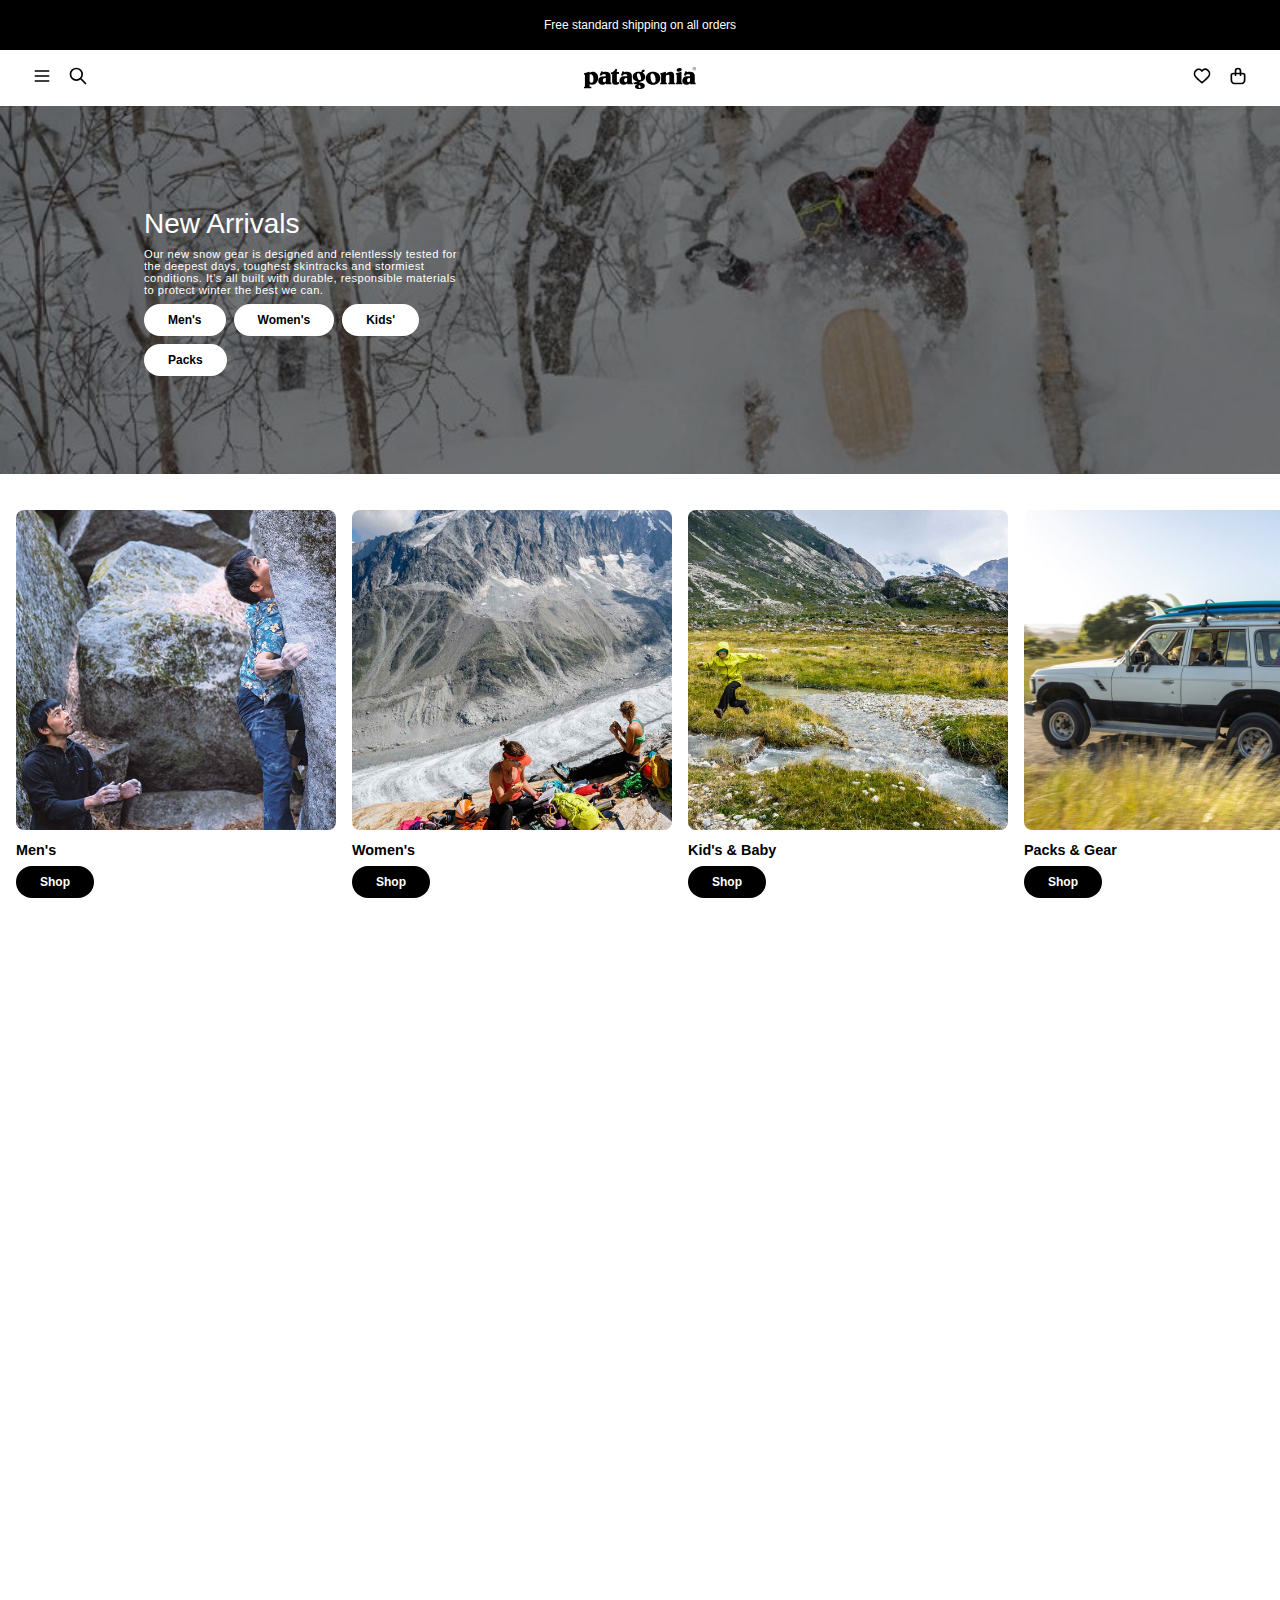
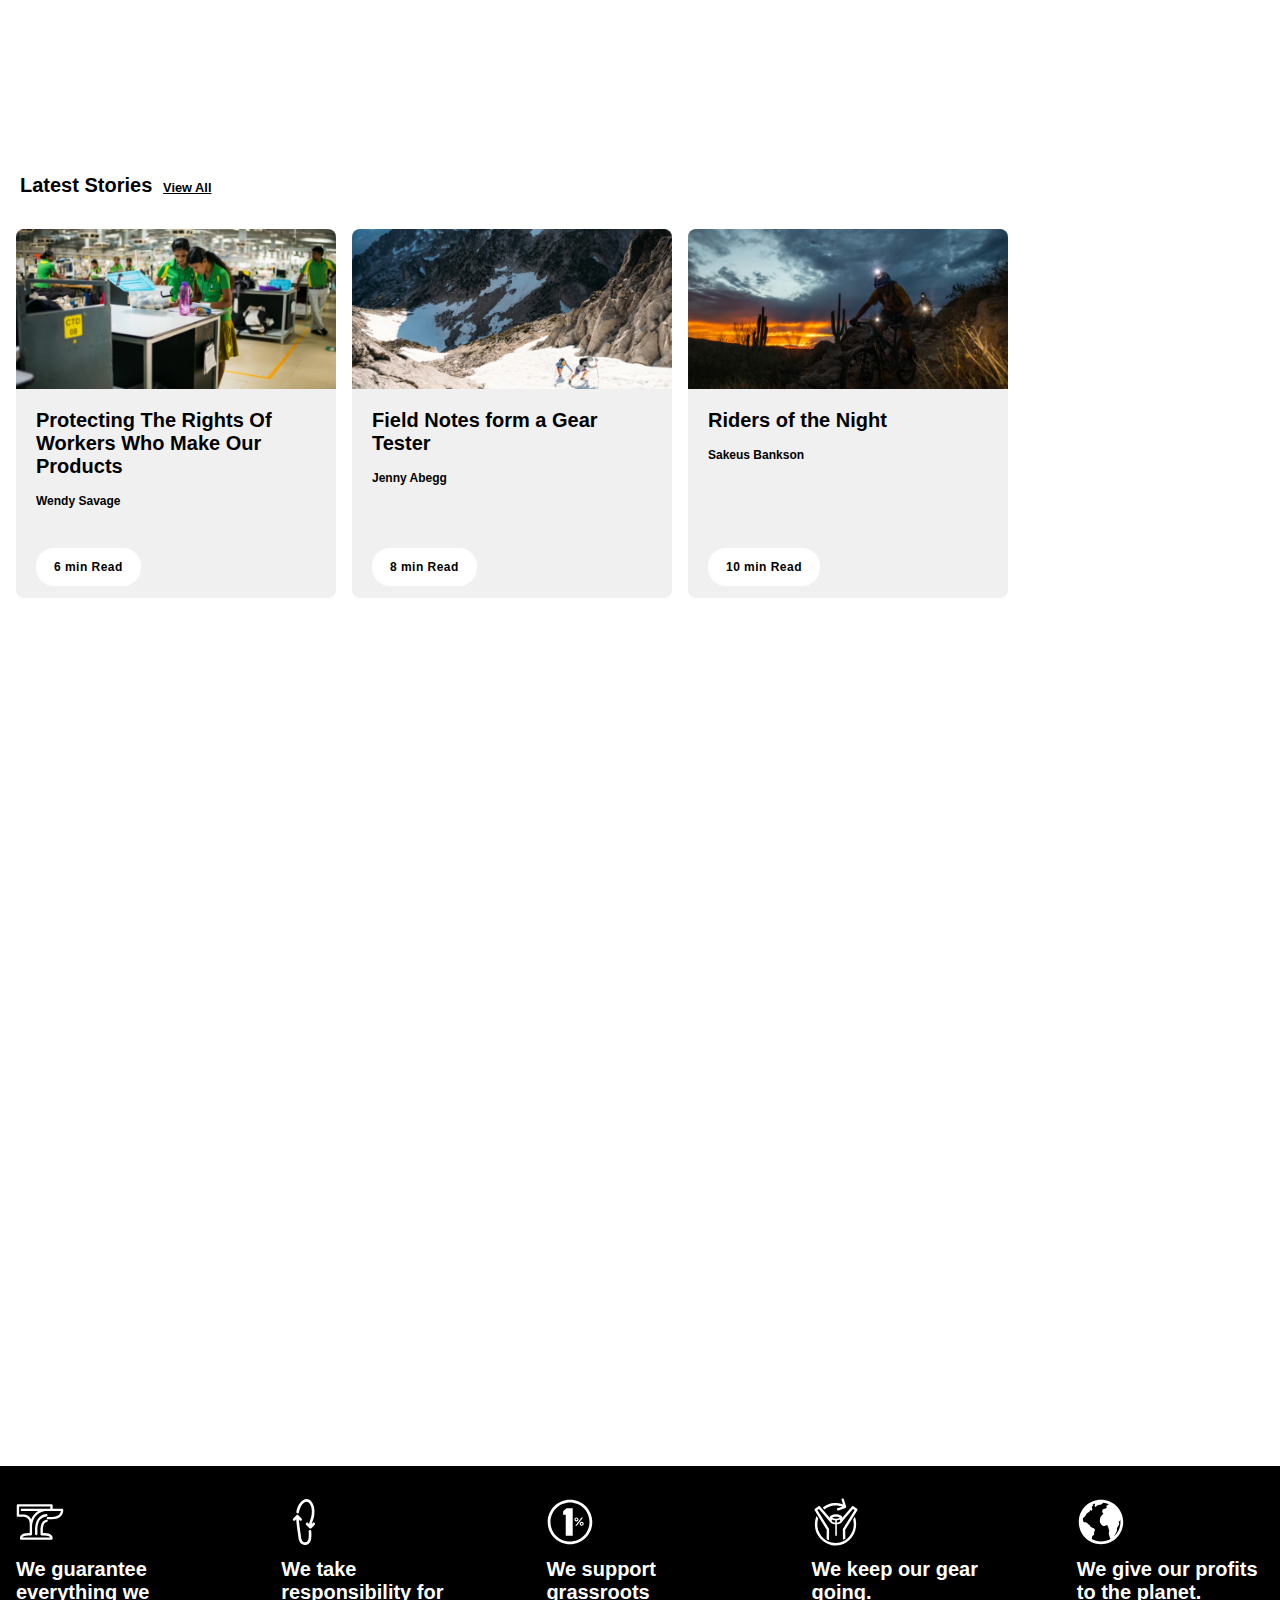
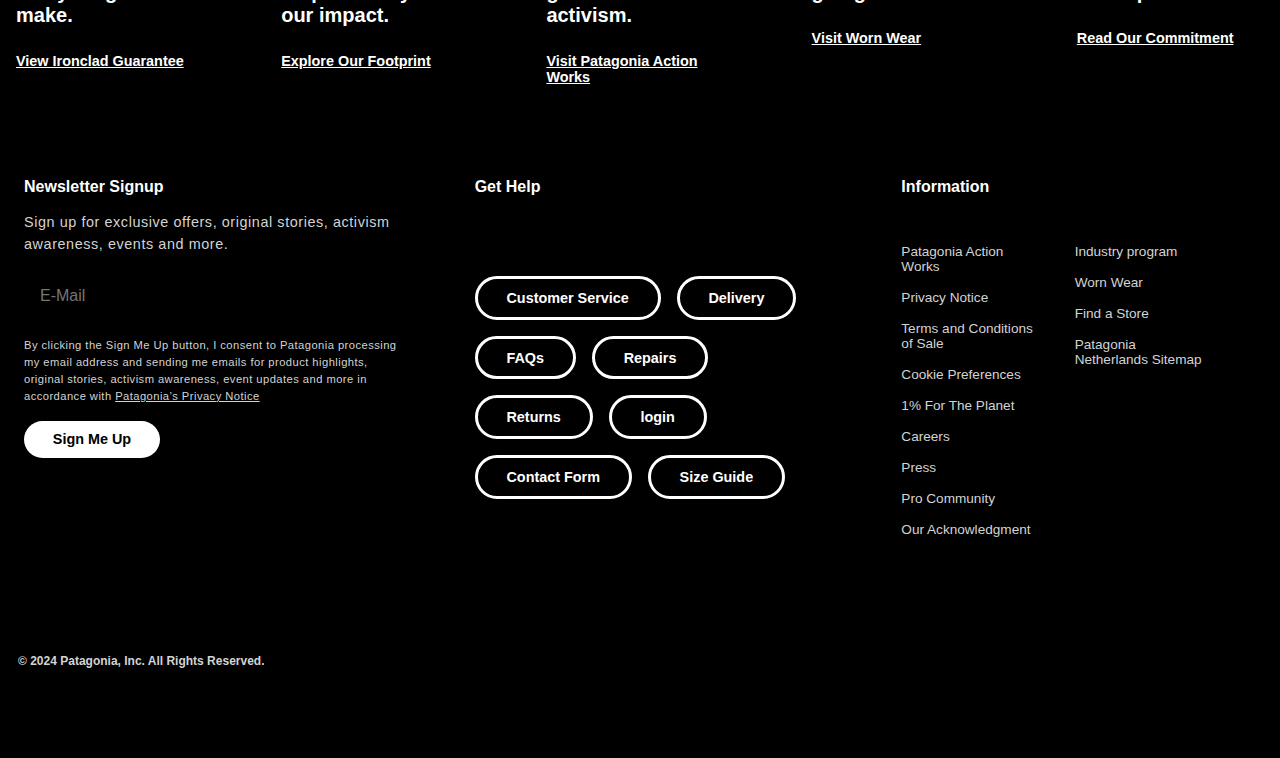
<file: index.html>
<!DOCTYPE html>
<html lang="nl">
	
<head>
	<meta charset="UTF-8">
	<meta name="author" content="Ninti Tan">
	<meta name="viewport" content="width=device-width, initial-scale=1">
	
	<title>Clothing & gear | Patagonia</title>
	
	<link href="styles/style.css" rel="stylesheet">
	<link rel="icon" type="image/svg+xml" href="images/favicon.svg">
                
</head>

<body>
	<header>
		<button>Free standard shipping on all orders</button>

		<nav>
			<ul>
				<li>
					<a href="#">
						<img src="images/menu-icon.svg" alt="Menu">
					</a>
				</li>
				<li>
					<a href="#">
						<img src="images/search-icon.svg" alt="Search">
					</a>
				</li>
			</ul>
		</nav>
		<img src="images/patagonia.svg" alt="Patagonia logo">
		<nav>
			<ul>
				<li>
					<a href="#">
						<img src="images/heart-icon.svg" alt="Favorites">
					</a>
				</li>
				<li>
					<a href="#">
						<img src="images/bag-icon.svg" alt="Bag">
					</a>
				</li>
			</ul>
		</nav>
	</header>

	<main id="homepage">
		<div>
		<img src="images/New-arrivals-banner.jpg" alt="New arrivals banner image">
			<section>
				<h1>New Arrivals</h1>
				<p>Our new snow gear is designed and relentlessly tested for the deepest days, toughest skintracks and stormiest conditions. It’s all built with durable, responsible materials to protect winter the best we can.</p>
				<a href="productdetail.html">Men's</a>		
				<a href="#">Women's</a>		
				<a href="#">Kids'</a>		
				<a href="#">Packs</a>
			</section>
		</div>	
	
		<div>
			<ul>
				<li>
					<a href="">
						<img src="images/mens-category.jpg" alt="Mens category image">
					</a>
					<h2>Men's</h2>
					<a href="">Shop</a>
				</li>
				<li>
					<a href="">
						<img src="images/womens-category.jpg" alt="Womens category image">
					</a>
					<h2>Women's</h2>
					<a href="">Shop</a>
				</li>
				<li>
					<a href="">
						<img src="images/kids-category.jpg" alt="Kids category image">
					</a>
					<h2>Kid's & Baby</h2>
					<a href="">Shop</a>
				</li>
				<li>
					<a href="">
						<img src="images/packs-category.jpg" alt="Gear category image">
					</a>
					<h2>Packs & Gear</h2>
					<a href="">Shop</a>
				</li>
				<li>
					<a href="">
						<img src="images/workwear-category.jpg" alt="Workwear category image">
					</a>
					<h2>Workwear</h2>
					<a href="">Shop</a>
				</li>
				<li>
					<a href="">
						<img src="images/books-category.jpg" alt="Books category image">
					</a>
					<h2>Books</h2>
					<a href="">Shop</a>
				</li>
			</ul>
		</div>

		<div class="hidden">
			<img src="images/jirishanca-banner.jpg" alt="Jirishanca mountain banner image">
			<section>
				<h2>Jirishanca</h2>
				<p>Josh Wharton knows how to evaluate risk as an alpinist. How doe fatherhood change the equation?</p>
				<a href="">Watch Film</a>
			</section>
		</div>	

		<h2>Latest Stories</h2>
		<a href="">View All</a>
		<div>
			<ul>
				<li>
					<a href="">
						<img src="images/retail.png" alt="Retail workers story image">
					</a>
					<h3>Protecting The Rights Of Workers Who Make Our Products</h3>
					<h4>Wendy Savage</h4>
					<p>6 min Read</p>
				</li>
				<li>
					<a href="">
						<img src="images/geartester.png" alt="Gear tester story image">
					</a>
					<h3>Field Notes form a Gear Tester</h3>
					<h4>Jenny Abegg</h4>
					<p>8 min Read</p>
				</li>
				<li>
					<a href="">
						<img src="images/riders.png" alt="Riders of the night story image">
					</a>
					<h3>Riders of the Night</h3>
					<h4>Sakeus Bankson</h4>
					<p>10 min Read</p>
				</li>
			</ul>
		</div>
		
		<div class="hidden">
			<img src="images/end-bottom-trawling-banner.jpg" alt="End bottom trawling banner image">
			<section>
				<h2>End bottom trawling</h2>
				<p>Bottom trawling is bulldozing our ocean floor, undermining small-scale fisheries, and deepening the climate crisis. Let's end this destructive practice, starting with an immediate ban on bottom trawling in Marine Protected Areas and inshore zones.</p>
				<a href="">Sign the petition</a>
			</section>
		</div>

	</main>
	<footer>

		<ul>
			<li>
				<img src="images/ironclad-icon.svg" alt="ironclaud icon">
				<h2>We guarantee everything we make.</h2>
				<a href="">View Ironclad Guarantee</a>
			</li>
			<li>
				<img src="images/footprint-icon.svg" alt="footprint icon">
				<h2>We take responsibility for our impact.</h2>
				<a href="">Explore Our Footprint</a>
			</li>
			<li>
				<img src="images/percent-icon.svg" alt="activism icon">
				<h2>We support grassroots activism.</h2>
				<a href="">Visit Patagonia Action Works</a>
			</li>
			<li>
				<img src="images/wornwear-icon.svg" alt="wornwear icon">
				<h2>We keep our gear going.</h2>
				<a href="">Visit Worn Wear</a>
			</li>
			<li>
				<img src="images/planet-icon.svg" alt="commitment icon">
				<h2>We give our profits to the planet.</h2>
				<a href="">Read Our Commitment</a>
			</li>
		</ul>

		<section>
			<h2>Newsletter Signup</h2>
			<p>Sign up for exclusive offers, original stories, activism awareness, events and more.</p>
			<form>
				<input type="email" placeholder="E-Mail">
				<p>By clicking the Sign Me Up button, I consent to Patagonia processing my email address and sending me emails for product highlights, original stories, activism awareness, event updates and more in accordance with <a href="">Patagonia’s Privacy Notice</a></p>
				<button>Sign Me Up</button>
			</form>
		</section>


		<section>
			<h2>Get Help</h2>
			<div>
				<a href="">Customer Service</a>
				<a href="">Delivery</a>
				<a href="">FAQs</a>
				<a href="">Repairs</a>
				<a href="">Returns</a>
				<a href="">login</a>
				<a href="">Contact Form</a>
				<a href="">Size Guide</a>
			</div>
		</section>

		<section>
			<h2>Information</h2>
			<div>
				<a href="">Patagonia Action Works</a>
				<a href="">Privacy Notice</a>
				<a href="">Terms and Conditions of Sale</a>
				<a href="">Cookie Preferences</a>
				<a href="">1% For The Planet</a>
				<a href="">Careers</a>
				<a href="">Press</a>
				<a href="">Pro Community</a>
				<a href="">Our Acknowledgment</a>
				<a href="">Industry program</a>
				<a href="">Worn Wear</a>
				<a href="">Find a Store</a>
				<a href="">Patagonia Netherlands Sitemap</a>
			</div>
		</section>


		<h2>© 2024 Patagonia, Inc. All Rights Reserved.</h2>

	</footer>


	<script defer src="scripts/script.js"></script>
</body>
	
</html>
</file>
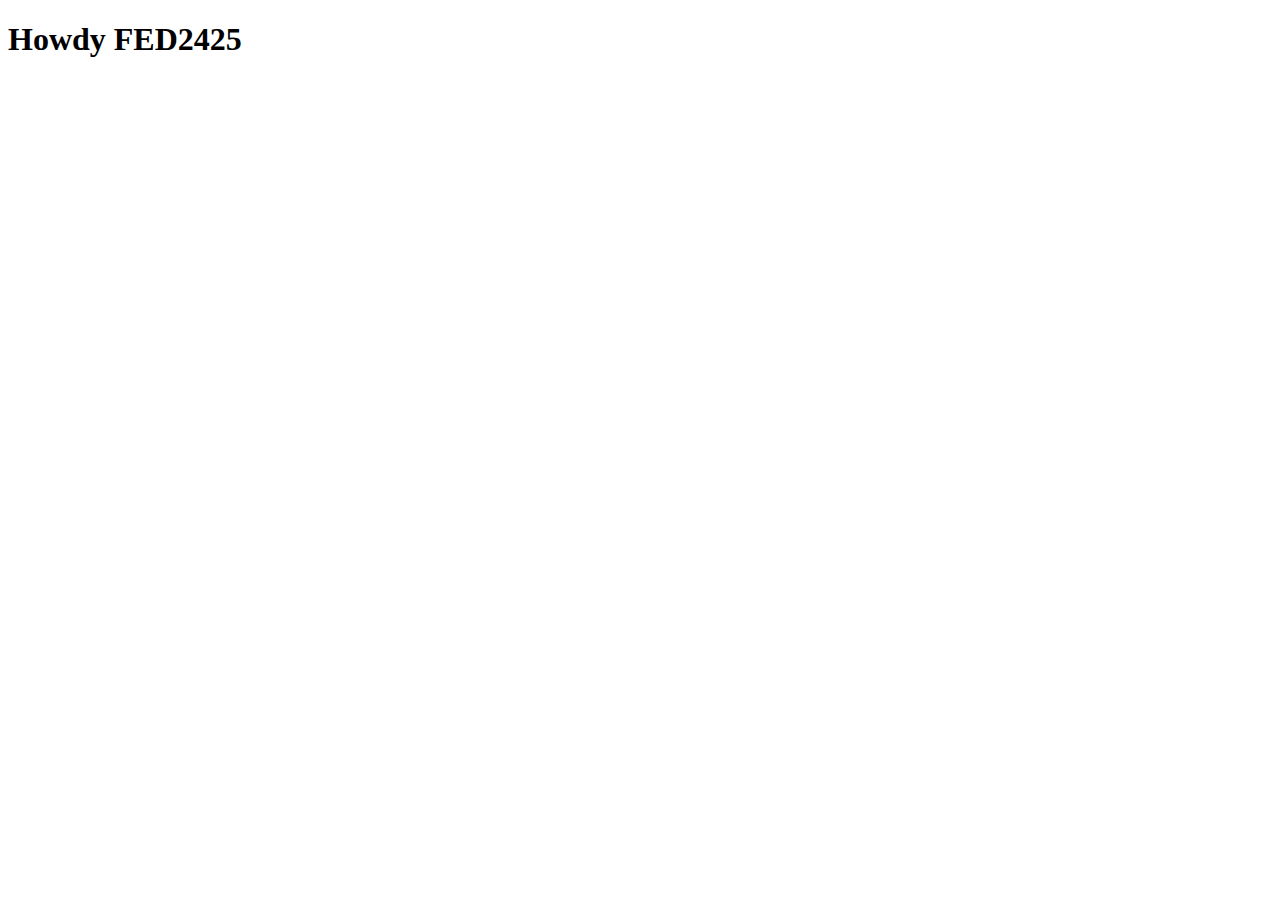
<file: FED Ninti Tan/index.html>
<!DOCTYPE html>
<html lang="nl">
	
<head>
	<meta charset="UTF-8">
	<meta name="author" content="jouw naam">
	<meta name="viewport" content="width=device-width, initial-scale=1">
	
	<title>Howdy FED2425</title>
	
	<link href="styles/style.css" rel="stylesheet">
	<link rel="icon" type="image/svg+xml" href="images/favicon.svg">
</head>

<body>
	<h1>Howdy FED2425</h1>

	<script defer src="scripts/script.js"></script>
</body>
	
</html>
</file>
<file: styles/style.css>
/**************/
/* CSS REMEDY */
/**************/
*,
*::after,
*::before {
  box-sizing: border-box;
}

* {
  margin: 0;
  padding: 0;
  font-family: "Helvetica Neue", sans-serif;
  box-sizing: border-box;
}

body #homepage div > img {
  width: 100%;
  height: 50em;
  object-fit: cover;
  z-index: -1;
  filter: brightness(0.4);
}

body #homepage div > section {
  display: flex;
  flex-wrap: wrap;
  position: absolute;
  width: 75%;
  gap: 0.75em;
  z-index: 1;
}

body #homepage div a:not(:has(img)) {
  border: none;
  width: fit-content;
  text-decoration: none;
  font-size: 0.75em;
  font-weight: 600;
  border-radius: 3em;
  padding: 0.75em 2em;
}

body {
  overflow-x: hidden;
}

p {
  letter-spacing: 0.04em;
}

/* Animations */

.hidden {
  opacity: 0;
  transform: translateY(50px);
  transition: opacity 0.6s ease-out, transform 0.6s ease-out;
}

.visible {
  opacity: 1;
  transform: translateY(0);
}

/* Header */

header input {
  position: absolute;
  top: 1em;
  left: 1em;
  z-index: 1000;
}

/* Shipping information */

header button {
  background-color: black;
  color: white;
  border: none;
  padding: 1.5em;
  width: 100%;
  font-weight: 500;
  font-size: 0.75em;
}

/* Navigation */

header {
  display: flex;
  flex-wrap: wrap;
  flex-direction: row;
  justify-content: center;
  width: 100%;
  justify-content: space-between;
}

header nav ul {
  list-style: none;
  display: flex;
  flex-direction: row;
  gap: 1em;
  margin: 0 2em;
}

header > img {
  width: 7em;
}

header img {
  margin: 1em 0em;
}

header nav ul li img {
  width: 1.25em;
}

/* START HOME PAGINA */

/* Hero */

#homepage div:first-of-type {
  position: relative;
}

#homepage div:first-of-type img {
  height: 23em;
  width: 100%;
  filter: brightness(0.6);
  object-fit: cover;
  z-index: -1;
}

#homepage div:first-of-type section {
  display: flex;
  flex-direction: row;
  flex-wrap: wrap;
  position: absolute;
  top: 50%;
  left: 15%;
  transform: translate(
    -15%,
    -50%
  ); /* zodat de content over de afbeelding heen ligt */
  width: 20em;
  gap: 0.5em;
  z-index: 1;
}

#homepage div:first-of-type section h1,
#homepage div:first-of-type section p {
  color: white;
}

#homepage div:first-of-type section h1 {
  font-size: 1.75em;
  font-weight: 500;
}

#homepage div:first-of-type section p {
  width: 100%;
  font-size: 0.7em;
  font-weight: 500;
}

#homepage div:first-of-type section a {
  background-color: white;
  color: black;
}

/* Categories */

#homepage div:nth-of-type(2) {
  position: relative;
  overflow-x: auto;
  width: 100%;
  padding-left: 1em;
  padding-right: 1em;
}

#homepage div:nth-of-type(2)::-webkit-scrollbar {
  display: none;
}

#homepage div:nth-of-type(2) ul {
  width: fit-content;
  display: flex;
  flex-direction: row;
  gap: 1em;
  margin: 0;
  padding: 2em 0em;
}

#homepage div:nth-of-type(2) ul li {
  display: flex;
  flex-direction: column;
  width: 20em;
  gap: 0.5em;
  scroll-snap-align: start;
}

#homepage div:nth-of-type(2) ul li img {
  width: 100%;
  height: 20em;
  object-fit: cover;
  border-radius: 0.5em;
}

#homepage div:nth-of-type(2) ul li h2 {
  font-size: 0.9em;
}

#homepage li a:nth-of-type(2) {
  background-color: black;
  color: white;
}

/* Jirishanca */

#homepage div:nth-of-type(3) section {
  display: flex;
  flex-direction: column;
  justify-content: center;
  align-items: center;
  text-align: center;
  top: 50%;
  left: 50%;
  transform: translate(
    -50%,
    -50%
  ); /* zodat de content over de afbeelding heen ligt */
  width: 20em;
}

#homepage div:nth-of-type(3) section h2,
#homepage div:nth-of-type(3) section p {
  color: white;
}

#homepage div:nth-of-type(3) section h2 {
  font-size: 1.75em;
  font-weight: 500;
}

#homepage div:nth-of-type(3) section p {
  font-size: 0.7em;
  font-weight: 500;
  width: 100%;
}

#homepage div:nth-of-type(3) section a {
  background-color: white;
  color: black;
}

/* Latest stories */
#homepage > h2,
#homepage > a {
  display: inline-block; /* zodat ze naast elkaar komen */
}

#homepage > h2 {
  font-size: 1.25em;
  margin-left: 1em;
  margin-top: 2em;
}

#homepage > a {
  font-size: 0.8em;
  margin-left: 0.5em;
  text-decoration: underline;
  color: black;
  font-weight: 600;
}

#homepage div:nth-of-type(4) ul li {
  display: flex;
  flex-direction: column;
  width: 20em;
  gap: 0.5em;
}

#homepage div:nth-of-type(4) {
  overflow-x: auto;
  width: 100%;
  padding-left: 1em;
  padding-right: 1em;
  margin-bottom: 2em;
}

#homepage div:nth-of-type(4)::-webkit-scrollbar {
  display: none;
}

#homepage div:nth-of-type(4) ul {
  width: fit-content;
  display: flex;
  flex-direction: row;
  gap: 1em;
  margin: 0;
  padding: 2em 0em;
}

#homepage div:nth-of-type(4) ul li {
  display: flex;
  flex-direction: column;
  background-color: rgb(240, 240, 240);
  border-radius: 0.5em;
}

#homepage div:nth-of-type(4) ul li a img {
  height: 10em;
  width: 100%;
  object-fit: cover;
  border-radius: 0.5em 0.5em 0em 0em;
}

#homepage div:nth-of-type(4) ul li h3 {
  font-size: 1.25em;
  padding: 0.5rem 1.25rem;
}

#homepage div:nth-of-type(4) ul li h4 {
  font-size: 0.75em;
  padding: 0 0.75rem 2rem 1.25rem;
}

#homepage div:nth-of-type(4) ul li p {
  font-size: 0.75em;
  font-weight: 600;
  padding: 1em 1.5em;
  background-color: white;
  width: fit-content;
  border-radius: 1.5em;
  margin: auto 0 0.75rem 1.25rem;
}

/* End bottom trawling */

#homepage div:nth-of-type(5) {
  position: relative;
}

#homepage div:nth-of-type(5) section {
  top: 50%;
  left: 15%;
  transform: translate(
    -15%,
    -50%
  ); /* zodat de content over de afbeelding heen ligt */
  width: 20em;
}

#homepage div:nth-of-type(5) section h2,
#homepage div:nth-of-type(5) section p {
  color: white;
}

#homepage div:nth-of-type(5) section h2 {
  font-size: 1.75em;
  font-weight: 500;
}

#homepage div:nth-of-type(5) section p {
  font-size: 0.7em;
  font-weight: 500;
  width: 100%;
}

#homepage div:nth-of-type(5) section a {
  background-color: white;
  color: black;
}

/* START DETAIL PAGINA */

/* Product afbeeldingen */

#detailpage > div:first-of-type div:first-of-type {
  position: relative;
  width: 100%;
  margin: auto;
  overflow: hidden;
}

#detailpage > div:first-of-type div:first-of-type > div {
  display: flex;
  transition: transform 0.5s ease-in-out;
}

#detailpage > div:first-of-type div:first-of-type > div img {
  width: 100%;
  flex-shrink: 0;
}

#detailpage > div:first-of-type div:first-of-type button {
  display: flex;
  justify-content: center;
  position: absolute;
  top: 50%;
  transform: translateY(-50%);
  z-index: 1;
  padding: 0.75em 1em;
  border-radius: 100%;
  border: none;
  background-color: white;
  box-shadow: 2px 2px 2px lightgray;
}

#detailpage > div:first-of-type div:first-of-type button img {
  width: 0.5em;
  align-self: center;
}

#detailpage > div:first-of-type div:first-of-type button:first-of-type {
  left: 1em;
}

#detailpage > div:first-of-type div:first-of-type button:nth-of-type(2) {
  right: 1em;
}

#detailpage > div:first-of-type div:first-of-type p:first-of-type,
#detailpage > div:first-of-type div:first-of-type p:nth-of-type(2) {
  position: absolute;
  z-index: 1;
  color: black;
  background-color: white;
  padding: 0.5em 0.75em;
  border-radius: 2em;
  font-size: 0.7em;
  font-weight: 600;
}

#detailpage > div:first-of-type div:first-of-type p:first-of-type {
  top: 90%;
  left: 4%;
}

#detailpage > div:first-of-type div:first-of-type p:nth-of-type(2) {
  top: 90%;
  left: 88%;
}


/* heading product */

#detailpage > div:first-of-type a:first-of-type {
  display: flex;
  gap: 0.75em;
  text-decoration: none;
  align-items: center;
  margin: 1.25em 0em 0.75em 1em;
}

#detailpage > div:first-of-type a:first-of-type img {
  width: 0.5em;
}

#detailpage > div:first-of-type a:first-of-type p {
  font-size: 0.75em;
  color: black;
}

#detailpage > div:first-of-type div:nth-of-type(3) section:first-of-type h1 {
  font-size: 1.25em;
  width: 70%;
  margin-left: 0.75em;
}

#detailpage > div:first-of-type div:nth-of-type(3) section:first-of-type button {
  display: flex;
  flex-direction: row;
  border: none;
  background-color: white;
  margin: 0.75em 0 0.75em 1em;
  gap: 0.5em;
}

#detailpage > div:first-of-type div:nth-of-type(3) section:first-of-type button img {
  width: 1.25em;
}

#detailpage > div:first-of-type div:nth-of-type(3) section:first-of-type button p {
  text-decoration: underline;
  font-weight: 500;
}

#detailpage > div:first-of-type div:nth-of-type(3) section:first-of-type h2 {
  font-size: 1em;
  margin-left: 1em;
  margin-bottom: 1.5em;
}

/* product informatie */

#detailpage > div:first-of-type div:nth-of-type(3) section:nth-of-type(2) h2,
#detailpage > div:first-of-type div:nth-of-type(3) section:nth-of-type(2) p:first-of-type {
  display: inline-block;
  font-size: 0.8em;
}

#detailpage > div:first-of-type div:nth-of-type(3) section:nth-of-type(2) h2 {
  margin-left: 1em;
  margin-bottom: 0.5em;
}

#detailpage > div:first-of-type div:nth-of-type(3) section:nth-of-type(2) ul {
  display: flex;
  flex-direction: row;
  gap: 0.75em;
  margin-left: 0.75em;
  margin-bottom: 1em;
  list-style: none;
}

#detailpage > div:first-of-type div:nth-of-type(3) section:nth-of-type(2) ul li button {
  border-radius: 50%;
  border: 0.1em solid black;
  padding: 1.2em;
}

#detailpage > div:first-of-type div:nth-of-type(3) section:nth-of-type(2) ul li:first-of-type button {
  background-color: rgb(33, 33, 49);
}

#detailpage > div:first-of-type div:nth-of-type(3) section:nth-of-type(2) ul li:nth-of-type(2) button {
  background-color: rgb(197, 98, 11);
}

#detailpage
  > div:first-of-type div:nth-of-type(3) section:nth-of-type(2) ul li:nth-of-type(3) button {
  background-color: rgb(228, 218, 210);
}

/* Sizes */

#detailpage > div:first-of-type div:nth-of-type(3) section:nth-of-type(3) h2 {
  display: inline-block;
  margin-left: 1em;
  margin-bottom: 0.5em;
  font-size: 0.8em;
}

#detailpage > div:first-of-type div:nth-of-type(3) section:nth-of-type(3) a {
  display: inline-block;
  font-size: 0.8em;
  text-decoration: underline;
  color: black;
}

#detailpage > div:first-of-type div:nth-of-type(3) section:nth-of-type(3) ul {
  display: flex;
  flex-direction: row;
  gap: 0.5em;
  flex-wrap: wrap;
  list-style: none;
  margin: 0em 0.75em;
  margin-bottom: 1em;
}

#detailpage > div:first-of-type div:nth-of-type(3) section:nth-of-type(3) ul li {
  display: flex;
  justify-content: center;
  background-color: whitesmoke;
  width: 31%;
  height: 3.5em;
  border-radius: 0.25em;
}

#detailpage > div:first-of-type div:nth-of-type(3) section:nth-of-type(3) ul li button {
  font-size: 0.75em;
  font-weight: 600;
  background-color: whitesmoke;
  border: none;
}

/* special offers */

#detailpage > div:first-of-type div:nth-of-type(3) section:nth-of-type(4) h2,
#detailpage > div:first-of-type section:nth-of-type(4) p {
  font-size: 0.9em;
  margin-left: 0.75em;
}

#detailpage > div:first-of-type div:nth-of-type(3) section:nth-of-type(4) p {
  margin-bottom: 1.5em;
  margin-top: 0.25em;
  font-weight: 400;
}

/* add to bag */

#detailpage > div:first-of-type div:nth-of-type(3) > button:first-of-type {
  background-color: black;
  padding: 1.5em;
  border-radius: 4em;
  margin: 0 0.75em;
  border: none;
}

#detailpage > div:first-of-type div:nth-of-type(3) > button:first-of-type img {
  width: 1.5em;
}

#detailpage > div:first-of-type div:nth-of-type(3) > button:nth-of-type(2) {
  text-align: center;
  background-color: black;
  padding: 1.5em 7.8em;
  font-weight: 600;
  border-radius: 4em;
  border: none;
  color: white;
}

#detailpage > div:first-of-type div:nth-of-type(3) > p:first-of-type,
#detailpage > div:first-of-type div:nth-of-type(3) > p:nth-of-type(2) {
  margin: 1.5em 0.75em 0 0.75em;
  font-size: 0.9em;
  line-height: 1.5em;
}

/* details */

#detailpage > div:first-of-type div:nth-of-type(3) > details {
  margin: 1.5em 0.75em;
  padding: 0.5em 0em;
  border-top: 0.15em solid black;
}

#detailpage > div:first-of-type div:nth-of-type(3) > details summary {
  font-size: 0.9em;
  font-weight: 600;
}

#detailpage > div:first-of-type div:nth-of-type(3) > details:first-of-type ul {
  display: flex;
  flex-direction: column;
  font-size: 0.9em;
  gap: 0.5em;
  margin-top: 2.5em;
  margin-left: 1.25em;
  line-height: 1.5em;
}

#detailpage > div:first-of-type div:nth-of-type(3) details:first-of-type ul li button,
#detailpage > div:first-of-type div:nth-of-type(3) details:first-of-type ul li a {
  font-weight: 600;
  border: none;
  text-decoration: underline;
  background-color: white;
  color: black;
  font-size: 0.9em;
}

#detailpage > div:first-of-type div:nth-of-type(3) details:nth-of-type(2) h2,
#detailpage > div:first-of-type div:nth-of-type(3) details:nth-of-type(3) h2 {
  font-size: 0.9em;
  margin: 0 0.75em;
}

#detailpage > div:first-of-type div:nth-of-type(3) details:nth-of-type(2) h2:first-of-type,
#detailpage > div:first-of-type div:nth-of-type(3) details:nth-of-type(3) h2:first-of-type {
  margin-top: 2.5em;
}

#detailpage > div:first-of-type div:nth-of-type(3) details:nth-of-type(2) p,
#detailpage > div:first-of-type div:nth-of-type(3) details:nth-of-type(3) p {
  font-size: 0.9em;
  margin: 0.25em 0.75em 1.5em 0.75em;
}

/* icons */

#detailpage > div:first-of-type div:nth-of-type(3) > img {
  width: 3em;
  margin-left: 0.75em;
}

/* built for years */

#detailpage > div:first-of-type div:nth-of-type(3) section:nth-of-type(5) {
  display: flex;
  flex-direction: column;
  margin: 2em 0.75em 3em 0.75em;
  gap: 0.5em;
  padding: 1.5em;
  border-radius: 0.5em;
  background-color: whitesmoke;
}

#detailpage > div:first-of-type div:nth-of-type(3) section:nth-of-type(5) h2 {
  font-size: 0.9em;
  margin-bottom: 0.5em;
}

#detailpage > div:first-of-type div:nth-of-type(3) section:nth-of-type(5) p {
  font-size: 0.8em;
}

/* buyers info */

#detailpage > div:nth-of-type(2) {
	display: flex;
	flex-direction: row;
	align-items: center;
}

#detailpage > div:nth-of-type(2) section:first-of-type {
  display: flex;
  flex-direction: column;
  flex-wrap: wrap;
  margin-left: 1em;
  height: 4em;
  width: 70%;
}

#detailpage > div:nth-of-type(2) section:first-of-type img {
  width: 9em;
  margin-bottom: 0.5em;
}

#detailpage > div:nth-of-type(2) section:first-of-type h2 {
  font-size: 1em;
  margin-bottom: 0.5em;
}

#detailpage > div:nth-of-type(2) section:first-of-type p {
  font-size: 0.8em;
  font-weight: 600;
  color: rgb(71, 71, 71);
  margin-bottom: 0.5em;
  margin-left: 0.25em;
}

/* activities */
#detailpage > div:nth-of-type(2) section:nth-of-type(2) {
  display: flex;
  flex-direction: column;
  margin: 2em 0.75em 3em 0.75em;
  gap: 1em;
}

#detailpage > div:nth-of-type(2) section:nth-of-type(2) h2 {
  font-size: 1em;
  margin-bottom: 0.5em;
}

#detailpage > div:nth-of-type(2) section:nth-of-type(2) p {
  font-size: 0.8em;
  font-weight: 600;
}

#detailpage > div:nth-of-type(2) section:nth-of-type(2) p:nth-of-type(2) {
  color: rgb(71, 71, 71);
}

#detailpage > section:first-of-type button:first-of-type {
  background-color: black;
  color: white;
  border: none;
  padding: 0.8em 1.25em;
  font-weight: 600;
  font-size: 1em;
  width: fit-content;
  border-radius: 5em;
  margin-top: 0.5em;
  margin-bottom: 1em;
}

@media only screen and (max-width: 999px) {

#detailpage > div:first-of-type .gallery {
	clip: rect(0 0 0 0);
	clip-path: inset(50%);
	height: 1px;
	overflow: hidden;
	position: absolute;
	white-space: nowrap;
	width: 1px;
}

}

@media only screen and (min-width: 1000px) {

	#detailpage {
		margin: 0 2em;
	}

	#detailpage > div:first-of-type {
		display: grid;
		grid-template-columns: 1fr 1fr;
		margin: 1em;
		}


	#detailpage > div:first-of-type > a, #detailpage > div:first-of-type .carousel {
		clip: rect(0 0 0 0);
		clip-path: inset(50%);
		height: 1px;
		overflow: hidden;
		position: absolute;
		white-space: nowrap;
		width: 1px;
	}

	#detailpage > div:first-of-type .gallery img {
		width: 45%;
		height: auto;

	}

	#detailpage > div:first-of-type .gallery {
		grid-column-start: 1;
		grid-column-end: 2;
	}

	#detailpage > div:first-of-type div:nth-of-type(3) {
		grid-column-start: 2;
		grid-column-end: 3;
	}

}

/* search */

#detailpage > section:first-of-type form input {
  width: 95%;
  margin: 0 0.75em;
  padding: 0.8em;
  border: 1px solid rgb(81, 81, 81);
  border-radius: 0.25em;
}

#detailpage > section:first-of-type h2 {
  font-size: 1em;
  margin: 2em 0.75em 0.25em 0.75em;
  font-weight: 400;
  border-bottom: solid 2px lightgray;
}

#detailpage > section:first-of-type button {
  background-color: rgb(241, 241, 241);
  color: black;
  border: none;
  padding: 0.75em 1em 0.75em 1em;
  font-weight: 600;
  font-size: 0.8em;
  border-radius: 2em;
  margin: 0.75em 0 0 0.75em;
}

#detailpage > section:first-of-type button:last-of-type {
  display: block;
  background-color: white;
  padding: 0;
  color: black;
  text-decoration: underline;
  margin: 1.5em 0 0 0.75em;
  font-size: 0.9em;
}

/* reviews */

#detailpage .review {
  margin: 1em;
  padding: 1em 0em;
  display: grid;
  grid-template-columns: 1fr 7fr;
  border-bottom: 1px solid lightgray;
}

#detailpage .review span {
  grid-column-start: 1;
  grid-column-end: 2;
}

#detailpage .review article {
  display: flex;
  flex-direction: column;
  gap: 0.5em;
  grid-column-start: 2;
  grid-column-end: 3;
}

#detailpage .review article h2 {
  font-size: 0.8em;
}

#detailpage .review article > h3:first-of-type {
  font-size: 0.8em;
  font-weight: 400;
  color: gray;
}

#detailpage .review article img {
  width: 6em;
}

#detailpage .review article h2:nth-of-type(2) {
  font-size: 1.25em;
  margin-bottom: 1em;
}

#detailpage .review article > p:first-of-type {
  font-size: 0.85em;
}

#detailpage .review article button:first-of-type {
  width: fit-content;
  border: none;
  background-color: white;
  font-weight: 600;
  font-size: 0.85em;
}

#detailpage .review article div:first-of-type {
  margin-top: 3em;
}

#detailpage .review article div {
  display: flex;
  flex-direction: row;
  gap: 0.75em;
}

#detailpage .review article div h3,
#detailpage .review article div p {
  font-size: 0.9em;
}

#detailpage .review article button:last-of-type {
  font-weight: 600;
  font-size: 0.85em;
  width: fit-content;
  border: none;
  background-color: white;
  margin: 1em 0;
}

#detailpage .review article > p:last-of-type {
  font-size: 0.85em;
  color: gray;
}

#detailpage > button:first-of-type {
  background-color: white;
  color: black;
  border: 0.25em solid black;
  width: fit-content;
  text-decoration: none;
  font-size: 0.75em;
  font-weight: 600;
  border-radius: 3em;
  padding: 0.75em 2em;
  display: block;
  margin: 2em auto 4em auto;
}

/* Similar to */

#detailpage > section:nth-of-type(5) {
  position: relative;
  overflow-x: auto;
  width: 100%;
  padding-left: 1em;
  padding-right: 1em;
}

#detailpage > section:nth-of-type(5)::-webkit-scrollbar {
  display: none;
}

#detailpage > section:nth-of-type(5) > h2 {
  font-size: 1.25em;
  margin: 1em 0 1em 0.75em;
}

#detailpage > section:nth-of-type(5) ul {
  width: fit-content;
  display: flex;
  flex-direction: row;
  gap: 2em;
  margin: 0;
  list-style: none;
}

#detailpage > section:nth-of-type(5) ul li {
  display: flex;
  flex-wrap: wrap;
  gap: 0.5em;
  width: 20em;
}

#detailpage > section:nth-of-type(5) ul li h2,
#detailpage > section:nth-of-type(5) ul li h3,
#detailpage > section:nth-of-type(5) ul li img {
  flex-basis: 100%;
}

#detailpage > section:nth-of-type(5) ul li > img:first-of-type {
  width: 100%;
  height: 21em;
  object-fit: cover;
  border-radius: 0.5em;
}

#detailpage > section:nth-of-type(5) ul li button:not(:last-of-type) {
  width: fit-content;
  border-radius: 50%;
  border: 0.1em solid black;
  padding: 0.7em;
  margin-top: 1em;
  margin-bottom: 1em;
}

#detailpage > section:nth-of-type(7) ul li h2 {
  font-size: 0.9em;
}

#detailpage > section:nth-of-type(7) ul li h3 {
  font-weight: 400;
  font-size: 1em;
}

#detailpage > section:nth-of-type(7) ul li button:last-of-type {
  width: fit-content;
  background-color: black;
  color: white;
  border: none;
  padding: 0.75em;
  border-radius: 4em;
  margin-left: auto;
}

#detailpage > section:nth-of-type(5) ul li button img {
  width: 1em;
}

/* impact */

#detailpage > section:nth-of-type(6) {
  display: flex;
  flex-direction: row;
  flex-wrap: wrap;
  justify-content: space-between;
  margin: 3em 0.75em 1em 0.75em;
}

#detailpage > section:nth-of-type(6) h2 {
  font-size: 1.5em;
  margin-bottom: 1em;
  width: 90%;
}

#detailpage > section:nth-of-type(6) input[type="radio"] {
  display: none;
}

#detailpage > section:nth-of-type(6) input[type="radio"]:checked + label {
  border-bottom: 3px solid black;
}

#detailpage > section:nth-of-type(6) label {
  font-size: 0.8em;
  font-weight: 600;
  margin-right: 3em;
  padding: 0.25em 1em;
}

/* How its made */

#detailpage > div:nth-of-type(3) {
  overflow-x: auto;
  padding-left: 1em;
  padding-right: 1em;
  margin-bottom: 2em;
}

#detailpage > div:nth-of-type(3)::-webkit-scrollbar {
  display: none;
}

#detailpage > div:nth-of-type(3) ul {
  width: fit-content;
  display: flex;
  flex-direction: row;
  gap: 1em;
  margin: 0;
  padding: 2em 0em;
}

#detailpage > div:nth-of-type(3) ul li {
  display: flex;
  flex-direction: column;
  background-color: rgb(248, 248, 248);
  border-radius: 0.5em;
  width: 18em;
}

#detailpage > div:nth-of-type(3) li img {
  height: 10em;
  width: 100%;
  object-fit: cover;
  border-radius: 0.5em 0.5em 0em 0em;
}

#detailpage > div:nth-of-type(3) li h2 {
  font-size: 1.5em;
  padding: 1rem 1.25rem 0.5rem 1.25rem;
}

#detailpage > div:nth-of-type(3) li p {
  font-size: 0.9em;
  padding: 0.5rem 1.25rem;
}

#detailpage > div:nth-of-type(3) li h3 {
  font-size: 0.75em;
  padding: 0.5rem 1.25rem;
}

#detailpage > div:nth-of-type(3) ul li a {
  background-color: black;
  color: white;
  width: fit-content;
  text-decoration: none;
  font-size: 0.8em;
  font-weight: 600;
  border-radius: 3em;
  padding: 0.75em 1.5em;
  margin: 2rem 1.25rem 1rem 1.25rem;
}

/* where its made */

#detailpage > div:nth-of-type(4) {
  overflow-x: auto;
  padding-left: 1em;
  padding-right: 1em;
  margin-bottom: 2em;
}

#detailpage > div:nth-of-type(4)::-webkit-scrollbar {
  display: none;
}

#detailpage > div:nth-of-type(4) ul {
  width: fit-content;
  display: flex;
  flex-direction: row;
  gap: 1em;
  margin: 0;
  padding: 2em 0em;
}

#detailpage > div:nth-of-type(4) ul li {
  display: flex;
  flex-direction: column;
  background-color: rgb(248, 248, 248);
  border-radius: 0.5em;
  width: 18em;
}

#detailpage > div:nth-of-type(4) li img {
  height: 10em;
  width: 100%;
  object-fit: cover;
  border-radius: 0.5em 0.5em 0em 0em;
}

#detailpage > div:nth-of-type(4) li h2 {
  font-size: 1.5em;
  padding: 1rem 1.25rem 0.5rem 1.25rem;
}

#detailpage > div:nth-of-type(4) li h3 {
  font-size: 0.75em;
  padding: 0.5rem 1.25rem;
}

#detailpage > div:nth-of-type(4) ul li a {
  background-color: black;
  color: white;
  width: fit-content;
  text-decoration: none;
  font-size: 0.8em;
  font-weight: 600;
  border-radius: 3em;
  padding: 0.75em 1.5em;
  margin: 2rem 1.25rem 1rem 1.25rem;
}

/* footprint */

#detailpage > a:last-of-type {
  background-color: black;
  color: white;
  width: fit-content;
  text-decoration: none;
  font-size: 0.9em;
  font-weight: 600;
  border-radius: 3em;
  padding: 1.5em 3em;
  display: block;
  margin: 2em auto 4em auto;
}

/* Footer */

footer {
  background-color: black;
  color: white;
}

/* Promises */

footer ul:first-of-type {
  display: flex;
  flex-direction: row;
  flex-wrap: wrap;
  justify-content: center;
  padding: 2em 1em;
}

footer ul:first-of-type li {
  display: flex;
  flex-direction: column;
  justify-content: center;
  align-items: center;
  text-align: center;
  gap: 0.75em;
  width: 60%;
}

footer ul:first-of-type li img {
  align-self: center;
  width: 3em;
}
footer ul:first-of-type li h2 {
  font-size: 1.25em;
  font-weight: 600;
  width: 15em;
}

footer ul:first-of-type li a {
  color: white;
  text-decoration: underline;
  font-size: 0.9em;
  font-weight: 600;
  margin-top: 1em;
  margin-bottom: 2em;
}

/* Form */

footer section {
  display: flex;
  flex-direction: column;
  gap: 1em;
  margin: 0 1.5em;
}

footer section h2 {
  font-size: 1em;
}

footer section p {
  line-height: 1.5em;
  font-size: 0.9em;
  color: lightgray;
}

footer section form {
  display: flex;
  flex-direction: column;
  gap: 1em;
}

footer section form input {
  width: 100%;
  background-color: black;
  font-size: 1em;
  padding: 1em;
  border: none;
}

footer section form p {
  line-height: 1.5em;
  font-size: 0.7em;
  color: lightgray;
}

footer section form p a {
  color: lightgray;
  text-decoration: underline;
}

footer section form button {
  background-color: white;
  color: black;
  border: none;
  width: fit-content;
  text-decoration: none;
  font-size: 0.9em;
  font-weight: 600;
  border-radius: 3em;
  padding: 0.75em 2em;
}

/*  get help */

footer section:nth-of-type(2) h2 {
  font-size: 1em;
  margin: 4em 1.5em;
}

footer section:nth-of-type(3) h2 {
  font-size: 1em;
  margin-left: 1.5em;
  margin-top: 4em;
  margin-bottom: 2em;
}

footer section:nth-of-type(2) div {
  display: flex;
  flex-direction: row;
  flex-wrap: wrap;
  gap: 1em;
  margin-left: 1.5em;
}

footer section:nth-of-type(2) div a {
  background-color: black;
  color: white;
  border: 0.25em solid white;
  width: fit-content;
  text-decoration: none;
  font-size: 0.9em;
  font-weight: 600;
  border-radius: 3em;
  padding: 0.75em 2em;
}

footer section:nth-of-type(3) div {
  display: flex;
  flex-direction: column;
  flex-wrap: wrap;
  height: 20em;
  gap: 1em;
  margin: 0 1.5em;
}

footer section:nth-of-type(3) div a {
  color: lightgray;
  text-decoration: none;
  font-size: 0.85em;
  width: 10em;
}

/* Copyright claim */

footer > h2:last-of-type {
  font-size: 0.75em;
  padding: 7.5em 1.5em;
  color: lightgray;
}

@media screen and (min-width: 995px) {

	footer {
		display: grid;
		grid-template-columns: 1fr 1fr 1fr;
	}

	footer ul:first-of-type {
		display: flex;
		flex-direction: row;
		flex-wrap: nowrap;
		width: 100%;
		justify-content: space-between;
		grid-column-start: 1;
		grid-column-end: 4;
		margin-bottom: 2em;
	}

	footer ul:first-of-type li {
		align-items: flex-start;
		justify-content: flex-start;
		text-align: left;
		width: 15%;
		height: auto;
	}

	footer ul:first-of-type li img {
		align-self: flex-start;
	}

	footer ul:first-of-type li h2 {
		width: auto;
	}

	footer section:first-of-type {
		grid-column-start: 1;
		grid-column-end: 2;
	}
	
	footer section:nth-of-type(2) {
		grid-column-start: 2;
		grid-column-end: 3;
	}
	
	footer section:nth-of-type(3) {
		grid-column-start: 3;
		grid-column-end: 4;
	}

	footer section:nth-of-type(3) h2, footer section:nth-of-type(2) h2 {
		margin-top: 0em;
	}

	

}
</file>
<file: FED Ninti Tan/styles/style.css>
/**************/
/* CSS REMEDY */
/**************/
*, *::after, *::before {
  box-sizing:border-box;  
}






/*********************/
/* CUSTOM PROPERTIES */
/*********************/
:root {
	/* startje */
	--color-text:#111;
	--color-background:#eee;
}





/****************/
/* JOUW STYLING */
/****************/

/* jouw code */
</file>
